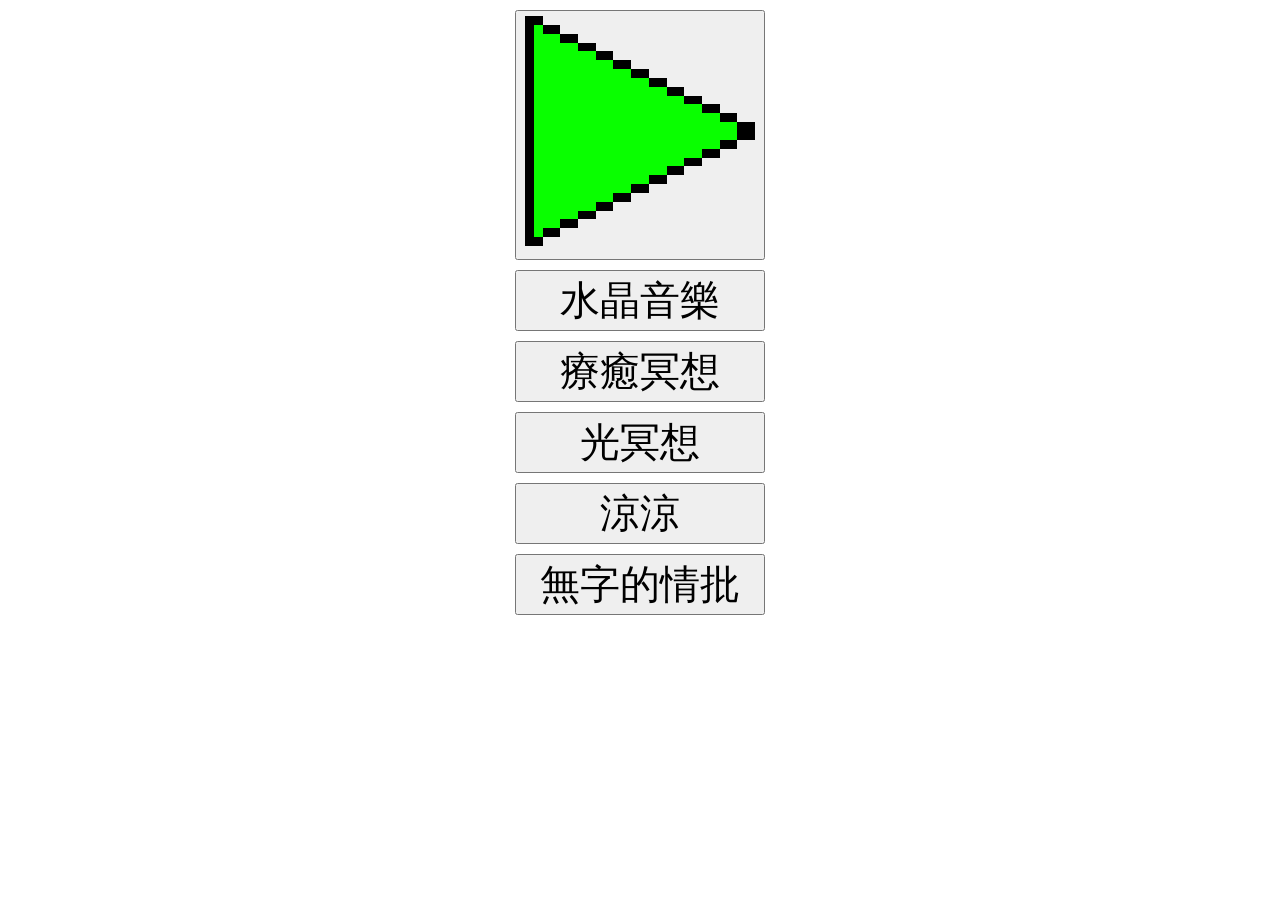
<file: music/index.html>
<!DOCTYPE html>
<html lang="en">

<head>
    <meta charset="UTF-8">
    <meta name="viewport" content="width=device-width, initial-scale=1.0">
    <title>輕音樂，水晶音樂</title>
    <style>
        html {
            --width: 250px;
        }
        
        * {
            text-align: center;
            font: 40px sans-serif;
        }
        
        body {
            padding: 0;
            margin: 10px;
        }
        
        .I {
            image-rendering: pixelated;
        }
        
        .B {
            display: inline-block;
            width: var(--width);
            margin-bottom: 10px;
        }
    </style>
</head>

<body>
    <button id="B" onclick="T();" class="B"></button><br>
    <button id="R1" onclick="R(0);" class="B">水晶音樂</button><br>
    <button id="R2" onclick="R(1);" class="B">療癒冥想</button><br>
    <button id="R5" onclick="R(4);" class="B">光冥想</button><br>
    <button id="R3" onclick="R(2);" class="B">涼涼</button><br>
    <a href="S4.html"><button id="R4"class="B">無字的情批</button></a><br>
    <audio src="S1.mp3" id="S"></audio>
    <img src="play.png" class="I" id="PI">
    <img src="stop.png" class="I" id="SI">
</body>
<script>
    "use strict";
    const B = document.getElementById('B');
    const S = document.getElementById('S');
    const PI = document.getElementById('PI')
    const SI = document.getElementById('SI')
    var P = false;

    function T() {
        P = !P;
        B.innerHTML = '';
        if (P) {
            S.play();
            B.appendChild(SI);
        } else {
            S.pause();
            B.appendChild(PI);
        };
    };

    function R(N) {
        console.log(`R(${N})`);
        S.src = `S${N+1}.mp3`
        P = false;
        T();
    };

    function resize() {
        let BS = 250;
        B.style.width = `${BS}px`;
        B.style.height = `${BS}px`;
        SI.style.width = `${BS - 20}px`;
        SI.style.height = `${BS - 20}px`;
        PI.style.width = `${BS - 20}px`;
        PI.style.height = `${BS - 20}px`;
    };

    T();
    T();
    resize();

    document.addEventListener('resize', resize);

    S.addEventListener('ended', function() {
        S.play();
    })
</script>

</html>
</file>
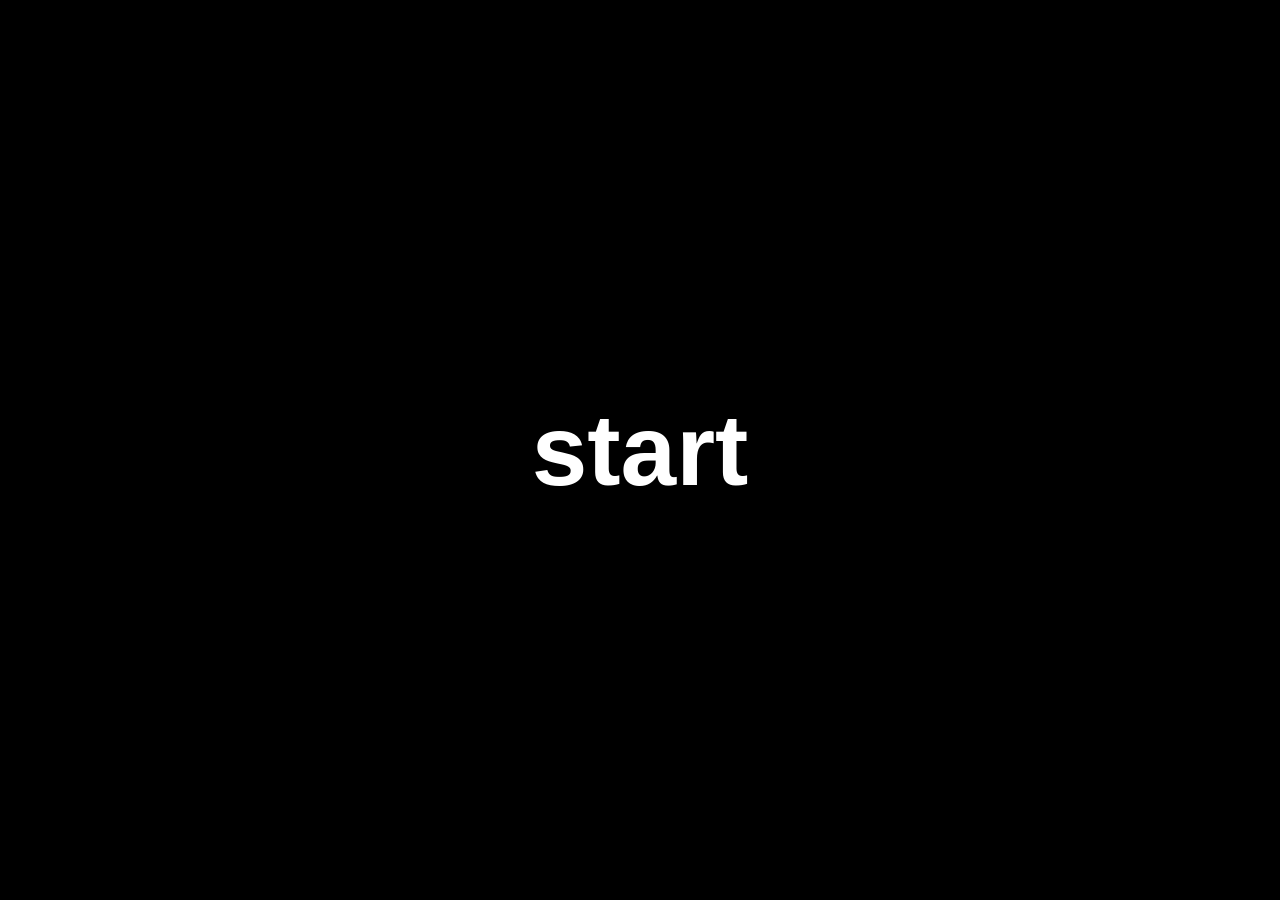
<file: speedUp/index.html>
<!DOCTYPE html>
<html lang="en">

<head>
    <meta charset="UTF-8">
    <meta name="viewport" content="width=device-width, initial-scale=1.0">
    <title>speedUp</title>
    <style>
        html,
        body,
        button {
            background: #000;
            color: #fff;
        }
        
        #start {
            display: block;
            position: fixed;
            font-size: 100px;
            text-align: center;
            font-family: Arial, Helvetica, sans-serif;
            font-weight: 900;
            left: 50%;
            top: 50%;
            translate: -50% -50%;
            border: none;
        }
        
        #info {
            display: block;
            position: fixed;
            font-size: 50px;
            text-align: center;
            font-family: Arial, Helvetica, sans-serif;
            font-weight: 700;
            width: 100%;
            left: 50%;
            top: 50%;
            translate: -50% -50%;
            text-shadow: 0 0 10px;
        }
        
        #index {
            display: block;
            position: fixed;
            font-size: 20px;
            text-align: center;
            font-family: Arial, Helvetica, sans-serif;
            left: 0;
            top: 0;
        }
        
        #speed {
            display: block;
            position: fixed;
            font-size: 20px;
            text-align: center;
            font-family: Arial, Helvetica, sans-serif;
            right: 0;
            top: 0;
            border: none;
        }
    </style>
</head>

<body>
    <span id="index"></span>
    <span id="info"></span>
    <button id="start">start</button>
    <audio src="./track0.mp3" id="audio" style="display:none;"></audio>
</body>
<script>
    const quastions = [
        ["Eagles have the ", "a_____y", " to fly without landing for over three hours.", ["ability"]],
        ["Albert respects those who have a ", "a__________d", " something great in their lives.", ["accomplished"]],
        ["", "A_________e", " is very important in this region. In fact, more than 75% of people here work as farmers.", ["Agriculture"]],
        ["Everybody was asked to leave the mall due to a bomb ", "a___t", " in one of the stores.", ["alert"]],
        ["Cindy was walking down the street when ", "a__ o_ a s____n", ", rain began to pour down from the sky.", ["all of a sudden"]],
        ["The Great Wall was built thousands of years ago to stop ", "a_____t", " China's enemies from invading.", ["ancient"]],
        ["The noodle shop has a long line of people outside ", "a_ a____s", " because they make the best noodles in town.", ["as always"]],
        ["Craig was ", "a______d", " the task of giving the new students a tour of the school.", ["assigned"]],
        ["Beaches and water sports are the main ", "a_________s", " in Kenting.", ["attractions"]],
        ["The goal of this project is to increase ", "a_______s", " of daily exercise and encourage kids to play outside more often.", ["awareness"]],
        ["Paul always keeps ", "a b______d", " schedule with time for studying, exercising, and other activities.", ["a balanced"]],
        ["Animal ", "b______r", " can tell us a lot about what a creature is thinking about or wants.", ["behavior"]],
        ["The company's success may ", "b_____t", " all of its workers because they could get higher pay.", ["benefit"]],
        ["After the statue went missing from the square, the police ", "c______d o__", " an investigation.", ["carried out"]],
        ["Yvonne invited her friends out for dinner in ", "c_________n", " of finishing all of their exams.", ["celebration"]],
        ["During the performance, ", "c____e t_", " two thousand people sang along with the band and created an unforgettable memory together.", ["close to"]],
        ["The building needs strong ", "c_____s", " to stand safely.", ["columns"]],
        ["Paulina went through all of her receipts but didn't ", "c___e a____s", " any winning numbers.", ["come across"]],
        ["Jane said she's not ready to join us yet, but she will ", "c___e a___g", " later.", ["come along"]],
        ["The race is not ", "c______e", " until every runner from every team crosses the finish line.", ["complete"]],
        ["Driving after you ", "c_____e", " too much beer or wine can lead to a car crash.", ["consume"]],
        ["Many shops post their business hours on their Facebook pages for ", "t__ c_________e", " of the public.", ["the convenience"]],
        ["The inventor of the telephone, Antonio Meucci, ", "c_____d", " a new way for humans to communicate.", ["created"]],
        ["The fried chicken has ", "c____y", " skin. It makes a light sound when you bite into it.", ["crispy"]],
        ["The Smith family is moving into a new house tomorrow, so their living room is ", "c_____d", " with boxes.", ["crowded"]],
        ["Julius bought ", "a d______d", " wooden box that took the artist months to make.", ["a detailed"]],
        ["For most people, it is not easy to ", "d____t", " a small change in temperature.", ["detect"]],
        ["Washing your hands often is a good way to stop the spread of ", "d_____e", ".", ["disease"]],
        ["Lynn's grandmother is suffering from a serious heart ", "d_____e", ", so she is staying in a hospital.", ["disease"]],
        ["After the captain fell asleep, the ship passed the harbor and then ", "d_____d", " toward the middle of the sea.", ["drifted"]],
        ["The restaurant was not very popular ", "d_ t_", " the smell of the seafood market nearby.", ["due to"]],
        ["Rick is ", "e_____y", " waiting for his boss to post the summer work schedule because he wants to plan his vacation.", ["eagerly"]],
        ["Coby showed his ", "e_______c", " ticket on his phone to enter the concert.", ["electronic"]],
        ["The family couldn't agree on a restaurant to go to, so they ", "e____d u_", " staying home and eating pizza.", ["ended up"]],
        ["Kathy got a good night's sleep yesterday, so she feels ", "e_______c", " and happy today.", ["energetic"]],
        ["It is every person's responsibility to save the earth's natural ", "e_________t", " for our sons and daughters.", ["environment"]],
        ["Christopher really ", "e____s", " his best friend, Patty, because she has been to so many countries.", ["envies"]],
        ["Kyle knows all the words to this song ", "e___ t_____h", " he has only heard it a few times before.", ["even though"]],
        ["After the students read the book, they ", "e_______d", " ideas with each other to understand the story better.", ["exchanged"]],
        ["The science ", "e________n", " at the museum included fun displays and activities for young students.", ["exhibition"]],
        ["By reading these articles, students will be ", "e_____d", " to different opinions about the topic.", ["exposed"]],
        ["After the terrible war, Tommy didn't think it was possible that God existed, so he lost his ", "f___h", ".", ["faith"]],
        ["The soccer player took the ball and ran the entire length of the ", "f___d", " to score a goal.", ["field"]],
        ["Jack ", "f____y", " closed the lid of the jar so that it wouldn't open accidentally.", ["firmly"]],
        ["The lion hid behind a tree ", "f__ a w____e", ", waiting for a deer to walk by.", ["for a while"]],
        ["After Simon turned eighteen, his parents gave him the ", "f_____m", " to watch any movies he wanted to.", ["freedom"]],
        ["Many of David Bowie's fans around the ", "g____e", " posted images or words on Facebook and Instagram in memory of him after he died on January 10, 2016.", ["globe"]],
        ["Whole ", "g____s", " like brown rice are healthier than white rice or white bread.", ["grains"]],
        ["The cleaners were careful not to do any ", "h__m", " to the objects in the museum as they cleaned around them.", ["harm"]],
        ["During Bryan's trip to Italy, he visited ", "a h______c", " castle that was built almost 500 years ago.", ["a historic"]],
        ["During the harvest, farmers slept in tiny ", "h__s", " near the fields, far from the comfort of their homes.", ["huts"]],
        ["Music and dance are a big part of the island's ", "i______y", ". They show the island's history, culture, and way of life.", ["identity"]],
        ["India achieved ", "i__________e", " from the United Kingdom on August 15, 1947.", ["independence"]],
        ["Several passengers were found to have the disease after they took the same flight as ", "a_ i______d", " person.", ["an infected"]],
        ["More than half of the ", "i___s", " in the clothing store were on sale for one day only.", ["items"]],
        ["The owl has such ", "a k__n", " sense of hearing that it can hunt animals in the dark.", ["a keen"]],
        ["The Tokyo Tower and the Tokyo Skytree are two of Japan's most famous ", "l_______s", ".", ["landmarks"]],
        ["The party last night was very ", "l____y", ". Lots of people were dancing and laughing.", ["lively"]],
        ["These days, most taxi drivers use GPS to ", "l_____e", " places they don't know how to drive to.", ["locate"]],
        ["Kyle ", "m_____d", " to lose twenty pounds by exercising every day and eating less junk food.", ["managed"]],
        ["Joey wasn't sure that he could handle living abroad, but he ", "m_____d", " quite well.", ["managed"]],
        ["David kept the old watch because it was ", "a m________l", " gift from his grandfather.", ["a meaningful"]],
        ["The Taiwan Salt Museum and Qigu Salt Mountain in Tainan are ", "m________s", " to Taiwan's salt producing past.", ["monuments"]],
        ["This is a rich ", "n__________d", ". You can tell by all the big houses and fancy cars.", ["neighborhood"]],
        ["Taiwanese people ", "o_____e", " many holidays throughout the year, such as Mid-Autumn Festival and Dragon Boat Festival.", ["observe"]],
        ["The little girl is wearing yellow shoes, a yellow dress, and has painted her nails yellow. ", "O_____y", ", she likes this color.", ["Obviously"]],
        ["Lily loves to go fishing ", "o_ h__ o__", ", so she can listen to the sound of the sea.", ["on her own"]],
        ["Our class trip was very ", "o_______d", "; we knew exactly where to go and what to do.", ["organized"]],
        ["Janice found the math class really tough at first, but it became easier ", "o___ t___e", ".", ["over time"]],
        ["After Mr. Huang got fired, he sadly ", "p____d", " all of his things ", "u_", " and left.", ["packed", "up"]],
        ["Tracy decided to ", "p__ a v____ t_", " Big Ben while she was on a business trip in London.", ["pay a visit to"]],
        ["David ", "p_____d", " the apple before he cut it into small pieces to make an apple pie.", ["peeled"]],
        ["After Mrs. Checknita fell ill, her family hired someone to help her ", "p_____m", " daily tasks.", ["perform"]],
        ["You should never put hot drinking water into ", "p_____c", " bottles or cups.", ["plastic"]],
        ["Chocolate is delicious for most people, but did you know that it can be ", "p_______s", " to dogs?", ["poisonous"]],
        ["The fishing boat left the ", "p__t", " early in the morning and came back full of fish.", ["port"]],
        ["When Noah lost his job, he started thinking about new job ", "p___________s", " at local companies.", ["possibilities"]],
        ["The weatherperson ", "p_______d", " that it would start raining around 6:00 p.m., and she was correct.", ["predicted"]],
        ["This shop sells a variety of health and food ", "p______s", " for babies.", ["products"]],
        ["Marc didn't complete the assignment ", "p______y", ", so the teacher asked him to do it again.", ["properly"]],
        ["After the party, Nick took all the empty bottles out for ", "r_______g", ".", ["recycling"]],
        ["Jasmine chewed gum to ", "r____e", " the smell of garlic from her breath.", ["remove"]],
        ["To keep her shoes clean, Ellie used a small brush to ", "r____e", " sand from them.", ["remove"]],
        ["Sometimes Chinese speakers type \"3Q\" to ", "r_______t", " the words \"thank you\" because \"3Q\" sounds like \"thank you\" in Chinese.", ["represent"]],
        ["The police ", "r_______d", " to the 110 call by sending officers to the scene of the car accident.", ["responded"]],
        ["Janice was given ", "a r____d", " of $2,000 for informing the police of the address of the man they were searching for.", ["a reward"]],
        ["Larry feels satisfied when he helps strangers, even if there is no ", "r____d", ".", ["reward"]],
        ["The actors spent weeks practicing a complex fighting ", "r_____e", " for one scene in the play.", ["routine"]],
        ["Kelly is very ", "s_______e", " to flavors. She can taste any food or drink and name it without seeing it.", ["sensitive"]],
        ["This book is about a girl who was sold into ", "s_____y", " and made to work on a farm for years.", ["slavery"]],
        ["There wasn't any ", "s______c", " reason why Jason didn't attend the performance with his friends. He just didn't feel like it.", ["specific"]],
        ["Ben watched a baseball game at the ", "s_____m", " with his friends yesterday.", ["stadium"]],
        ["The island of Hainan in China has a 108-meter ", "s____e", " of the goddess Kuanyin.", ["statue"]],
        ["The river has provided ", "a s____y", " flow of fresh water to the people in this village for 130 years.", ["a steady"]],
        ["The police found a chemical ", "s_______e", " at the murder scene and are doing tests on it right now.", ["substance"]],
        ["After Luca ate something bad at a restaurant, he threw up several times and ", "s______d", " all night.", ["suffered"]],
        ["The house is ", "s________d", " by tall trees, so nobody can see it from the road.", ["surrounded"]],
        ["In Beauty and the Beast, the dying rose ", "s________s", " the Beast's chance of becoming human again.", ["symbolizes"]],
        ["Mary and John went into the ", "t_____t", " center to ask for information about local hotels.", ["tourist"]],
        ["The prison was closed after many reports revealed the poor ", "t_______t", " of prisoners there.", ["treatment"]],
        ["Before you blow the ", "t_____t", ", check your finger positions to get the right notes.", ["trumpet"]],
        ["All the members of the band were worried about their performance, but it ", "t____d o__", " to be amazing!", ["turned out"]],
        ["Several players cheated during the game, so everybody agrees that the final score is ", "u_____r", ".", ["unfair"]],
        ["The city is famous for its ", "u____e", " culture, which combines modern lifestyles with ancient traditions.", ["unique"]],
        ["Taipei has ", "a v_____y", " of different restaurants—Japanese, Thai, Indian, and more.", ["a variety"]],
        ["We mainly get ", "v_____n", " D from the sun through our skin, but it is also often added to milk.", ["vitamin"]],
        ["Natalie carefully ", "w_____d", " the gift so no one could see what was inside.", ["wrapped"]]
    ];
    var count = -1;
    var tick = 0;
    var speed = 1846.15384615;
    var colors = ['#f77', '#f97', '#ff7', '#7f7', '#7ff', '#97f', '#f7f'];
    var info = document.getElementById('info');
    var index = document.getElementById('index');
    var audio = document.getElementById('audio');
    var now;
    var track = 0
    var btn = document.getElementById('start');

    function colorText(color, text, index, _) {
        return (
                `<span style="color: ${colors[count % colors.length]};">${text.slice(0, Math.ceil(index * text.length))}</span>` +
                `<span${_ ? ` style="text-shadow: 0 0 10px ${color};"` : ''}>${text.slice(Math.ceil(index * text.length))}</span>`
        );
    }

    const f1 = (t) => ((8 * t * Math.PI) - Math.sin(8 * t * Math.PI)) / (6 * Math.PI);
    const f2 = (t) => 1 / (1 + 20 * (t % 0.25));

    function loop() {
        tick = (performance.now() - now) / speed;
        if (tick >= 1) {
            now += speed;
            tick--;
            count++;
            if (count === quastions.length) count = 0;
        }
        index.innerText = (count + 1) + ' / ' + quastions.length;
        info.style.scale = f2(tick) * 0.15 + 0.85;
        if (count > -1) {
            if (tick <= 0.75) {
                let str = '';
                let clr = colors[count % colors.length];
                for (let i = 0; i < quastions[count].length - 1; i++) str += quastions[count][i];
                info.innerHTML = colorText(clr, str, f1(tick));
            } else {
                let str = '';
                let clr = colors[count % colors.length];
                let d = 0;
                info.innerHTML = '';
                for (let i = 0; i < quastions[count].length - 1; i++) {
                    if (i & 1) {
                        info.innerHTML += colorText(clr, quastions[count].at(-1)[d++], 0, true);
                    } else {
                        info.innerHTML += colorText(clr, quastions[count][i], 1);
                    }
                }
            }
        }
        requestAnimationFrame(loop);
    }

    btn.addEventListener('click', e => {
        now = performance.now() - 700;
        loop();
        audio.play();
        btn.remove();
    });

    audio.addEventListener('ended', e => {
        audio.src = './track' + (track = ++track % 9) + '.mp3';
        audio.play();
    })
</script>

</html>
</file>
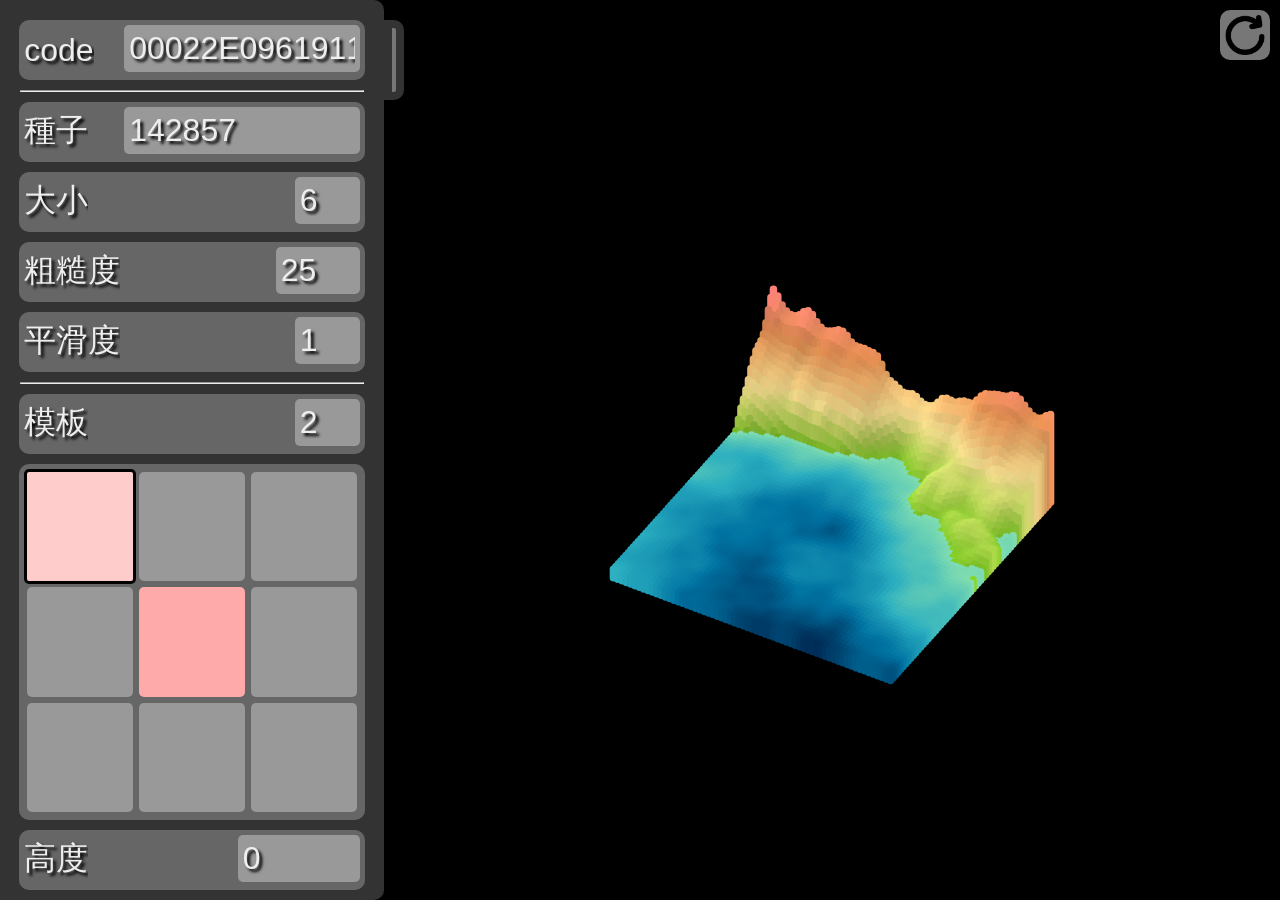
<file: test/index.html>
<!DOCTYPE html>
<html lang="en">

<head>
    <meta charset="UTF-8">
    <meta name="viewport" content="width=device-width, initial-scale=1.0">
    <title>Document</title>
    <link rel="stylesheet" href="style.css">
    <link rel="icon" href="favicon.png">
</head>

<body>
    <div id="tool-bar" class="onBar">
        <div class="tools ltr-box">
            <div class="text-left text-en">
                code
            </div>
            <div class="text-right">
                <input type="text" value="00022E0961912FF000000FF000000000000000000000000000000FF000000FF1117F" title="code" id="TA0">
            </div>
        </div>
        <hr>
        <!---->
        <div class="tools ltr-box">
            <div class="text-left text-ch">
                種子
            </div>
            <div class="text-right">
                <input type="number" min="0" max="4294967296" value="0" title="0 ~ 4294967296" id="TB0">
            </div>
        </div>
        <div class="tools ltr-box">
            <div class="text-left text-ch">
                大小
            </div>
            <div class="text-right">
                <input type="number" min="4" max="7" value="6" title="4 ~ 7" id="TB1">
            </div>
        </div>
        <div class="tools ltr-box">
            <div class="text-left text-ch">
                粗糙度
            </div>
            <div class="text-right">
                <input type="number" min="0" max="50" value="30" title="10 ~ 50" id="TB2">
            </div>
        </div>
        <div class="tools ltr-box">
            <div class="text-left text-ch">
                平滑度
            </div>
            <div class="text-right">
                <input type="number" min="0" max="5" value="1" title="1 ~ 3" id="TB3">
            </div>
        </div>
        <hr>
        <!---->
        <div class="tools ltr-box">
            <div class="text-left text-ch">
                模板
            </div>
            <div class="text-right">
                <input type="number" min="0" max="4" value="2" title="0 ~ 4" id="TC0">
            </div>
        </div>
        <div class="tools matrix-box" aria-label="5" id="matrix"></div>
        <div class="tools ltr-box">
            <div class="text-left text-ch">
                高度
            </div>
            <div class="text-right">
                <input type="number" min="-125" max="125" value="0" title="-125 ~ 125" id="TC1">
            </div>
        </div>
        <div class="tools ltr-box">
            <div class="text-left text-ch">
                隨機
            </div>
            <div class="text-right">
                <div class="checkbox" id="TC2"> </div>
            </div>
        </div>
        <div class="tools ltr-box">
            <div class="text-left text-ch">
                連續
            </div>
            <div class="text-right">
                <div class="checkbox" id="TC3"> </div>
            </div>
        </div>
        <hr>
        <!---->
        <div class="tools ltr-box">
            <div class="text-left text-ch">
                海岸線
            </div>
            <div class="text-right">
                <div class="checkbox" id="TD0"> </div>
            </div>
        </div>
        <div class="tools ltr-box">
            <div class="text-left text-ch">
                等高線
            </div>
            <div class="text-right">
                <div class="checkbox" id="TD1"> </div>
            </div>
        </div>
        <div class="tools ltr-box">
            <div class="text-left text-ch">
                邊框
            </div>
            <div class="text-right">
                <div class="checkbox" id="TD2"> </div>
            </div>
        </div>
        <div class="tools ltr-box">
            <div class="text-left text-ch">
                海平面
            </div>
            <div class="text-right">
                <input type="number" min="-25" max="25" value="0" title="-25 ~ 25" id="TD3">
            </div>
        </div>
    </div>
    <div id="tool-control" class="onBar"></div>
    <div id="map-ground" class="onBar">
        <canvas class="full" id="screen"></canvas>
        <div id="reload" onclick="run = false;"></div>
    </div>
</body>
<script src="script.js"></script>
<script src="iframe.js"></script>

</html>
</file>
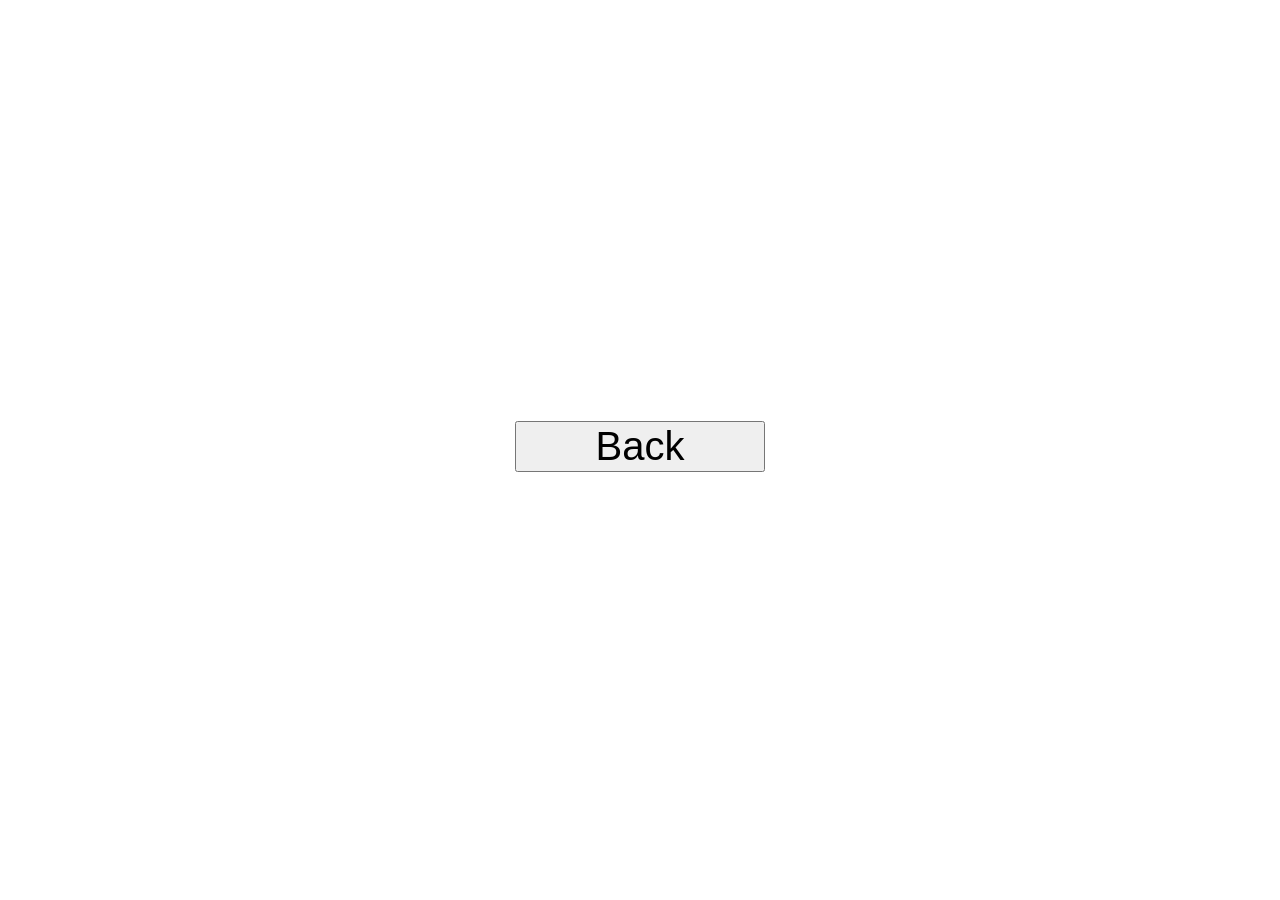
<file: music/S4.html>
<!DOCTYPE html>
<html lang="en">

<head>
    <meta charset="UTF-8">
    <meta name="viewport" content="width=device-width, initial-scale=1.0">
    <title>專曲 - 無字的情批</title>
    <style>
        html {
            --width: 250px;
        }
        
        * {
            text-align: center;
            font: 40px sans-serif;
        }
        
        body {
            padding: 0;
            margin: 10px;
        }
        
        .B {
            display: inline-block;
            width: var(--width);
            margin-bottom: 10px;
        }
    </style>
</head>

<body>
    <iframe src="https://scratch.mit.edu/projects/1374762898/embed" allowtransparency="true" width="485" height="402" frameborder="0" scrolling="no" allowfullscreen></iframe>
    <br><a href="index.html"><button class="B">Back</button></a>

</body>

</html>
</file>
<file: test/style.css>
* {
    margin: 0;
    padding: 0;
    overflow: hidden;
}

hr {
    margin: 0 20px;
}

.text-en {
    --text-height: 37px;
}

.text-ch {
    --text-height: 47px;
}

html,
body {
    width: 100%;
    height: 100%;
    background-color: #000;
}

#map-ground {
    overflow: hidden;
    position: absolute;
    width: 100%;
    height: 100%;
    right: 0;
    transition: 500ms;
    &.onBar {
        width: 70%;
    }
    #screen {
        overflow: hidden;
        position: fixed;
        right: 0;
    }
    #reload {
        position: fixed;
        width: 50px;
        height: 50px;
        right: 10px;
        top: 10px;
        border-radius: 10px;
        background-color: #777;
        background-image: url('reload.png');
        background-size: 80%;
        background-repeat: no-repeat;
        background-position: center;
        &:hover {
            background-color: #999;
        }
    }
}

#tool-bar {
    overflow: hidden;
    position: absolute;
    padding: 10px 0;
    left: calc(-30% + 10px);
    width: 30%;
    height: calc(100% - 20px);
    border-radius: 0 10px 10px 0;
    background-color: #222;
    transition: 500ms;
    .tools {
        margin: 10px 5%;
        padding: 5px;
        border-radius: 10px;
        background-color: #555;
    }
    z-index: 0;
    &.onBar {
        overflow-y: auto;
        background-color: #333;
        scrollbar-color: #999 #333;
        left: 0;
        .tools {
            background-color: #666;
            &:hover {
                background-color: #777;
            }
        }
    }
}

#tool-control {
    position: absolute;
    padding: 0;
    top: 20px;
    left: 10px;
    width: 4px;
    height: 64px;
    border: 8px #222 solid;
    border-radius: 0 10px 10px 0;
    background-color: #777;
    transition: 500ms;
    z-index: 1;
    &.onBar {
        border-color: #333;
        left: 30%;
    }
}

.ltr-box {
    width: calc(90% - 10px);
    height: 50px;
    text-align: center;
    padding: 0 5px;
    * {
        display: block;
        font-family: Arial, Helvetica, sans-serif;
        font-size: 32px;
        color: #eee;
        text-shadow: 3px 3px 3px #000;
        margin: calc((50px - var(--text-height)) / 2) 0;
    }
    .text-left {
        float: left;
    }
    .text-right {
        float: right;
        max-width: calc(100% - 100px);
        input[type="text"],
        input[type="number"] {
            --bgColor0: #bbb;
            --bgColor1: #999;
            &.error {
                --bgColor0: #faa;
                --bgColor1: #fcc;
            }
            --text-height: 47px;
            display: block;
            float: right;
            background: var(--bgColor1);
            border: 0;
            padding: 5px;
            margin: 0;
            border-radius: 5px;
            height: 100%;
            width: calc(100% - 10px);
            &:hover {
                background-color: var(--bgColor0);
            }
        }
        div.checkbox {
            --bgColor0: #bbb;
            --bgColor1: #999;
            &.choose {
                --bgColor0: #faa;
                --bgColor1: #fcc;
            }
            background: var(--bgColor0);
            border-radius: 10px;
            --text-height: 26px;
            width: 26px;
            height: 26px;
            margin-right: 10px;
            border: 2px #000 solid;
            &:hover {
                background-color: var(--bgColor1);
            }
        }
    }
}

.matrix-box {
    padding: 0;
    line-height: 0;
}

.matrix-object {
    --bgColor0: #999;
    --bgColor1: #bbb;
    --border: 3px;
    &.gress {
        --bgColor0: #afa;
        --bgColor1: #cfc;
    }
    &.ocean {
        --bgColor0: #aff;
        --bgColor1: #cff;
    }
    &.random {
        --bgColor0: #faa;
        --bgColor1: #fcc;
    }
    background-color: var(--bgColor0);
    border-radius: 5px;
    margin: var(--border);
    &:hover {
        background-color: var(--bgColor1);
    }
    &.choose {
        background-color: var(--bgColor1);
        margin: 0;
        border: var(--border) #000 solid;
    }
}
</file>
